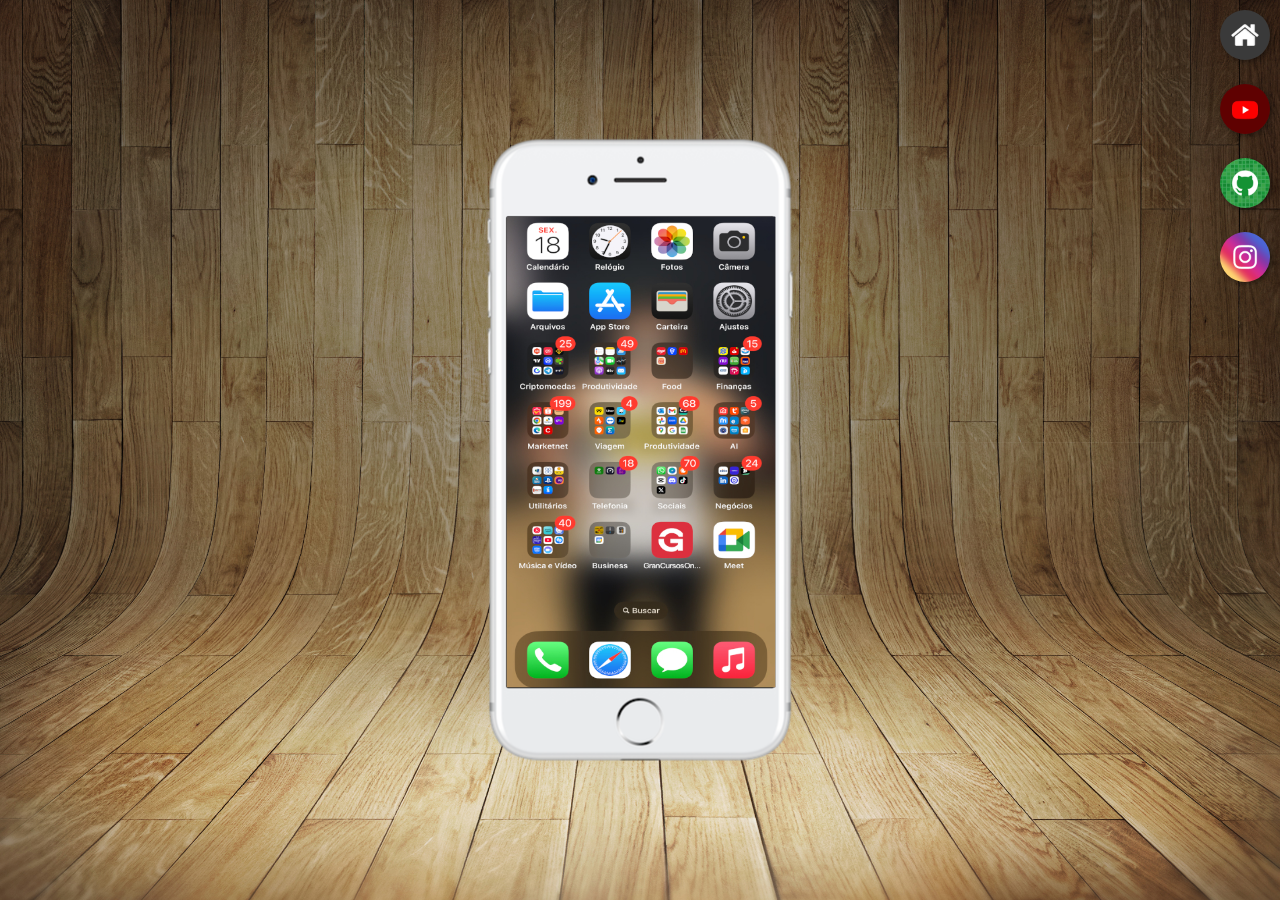
<file: index.html>
<!DOCTYPE html>
<html lang="pt-br">
<head>
    <meta charset="UTF-8">
    <meta name="viewport" content="width=device-width, initial-scale=1.0">
    <link rel="shortcut icon" href="favicon.ico" type="image/x-icon">
    <title>Projeto Redes Sociais</title>
    <link rel="stylesheet" href="estilos/style.css">
</head>
<body>
    <main>
        <section id="telefone">
            <iframe src="home.html" name="tela" id="tela" frameborder="0"></iframe>
            
        </section>
        <section id="redes-sociais">
            <a href="home.html" target="tela"><img src="imagens/logo-home.jpg" alt="Home"></a><br>
            <a href="youtube.html" target="tela"><img src="imagens/logo-youtube.jpg" alt="Youtube"></a><br>
            <a href="github.html" target="tela"><img src="imagens/logo-github.jpg" alt="Github"></a><br>
            <a href="instagram.html" target="tela"><img src="imagens/logo-instagram.jpg" alt="Instagram"></a><br>
        

        </section>
    </main>
    
</body>
</html>
</file>
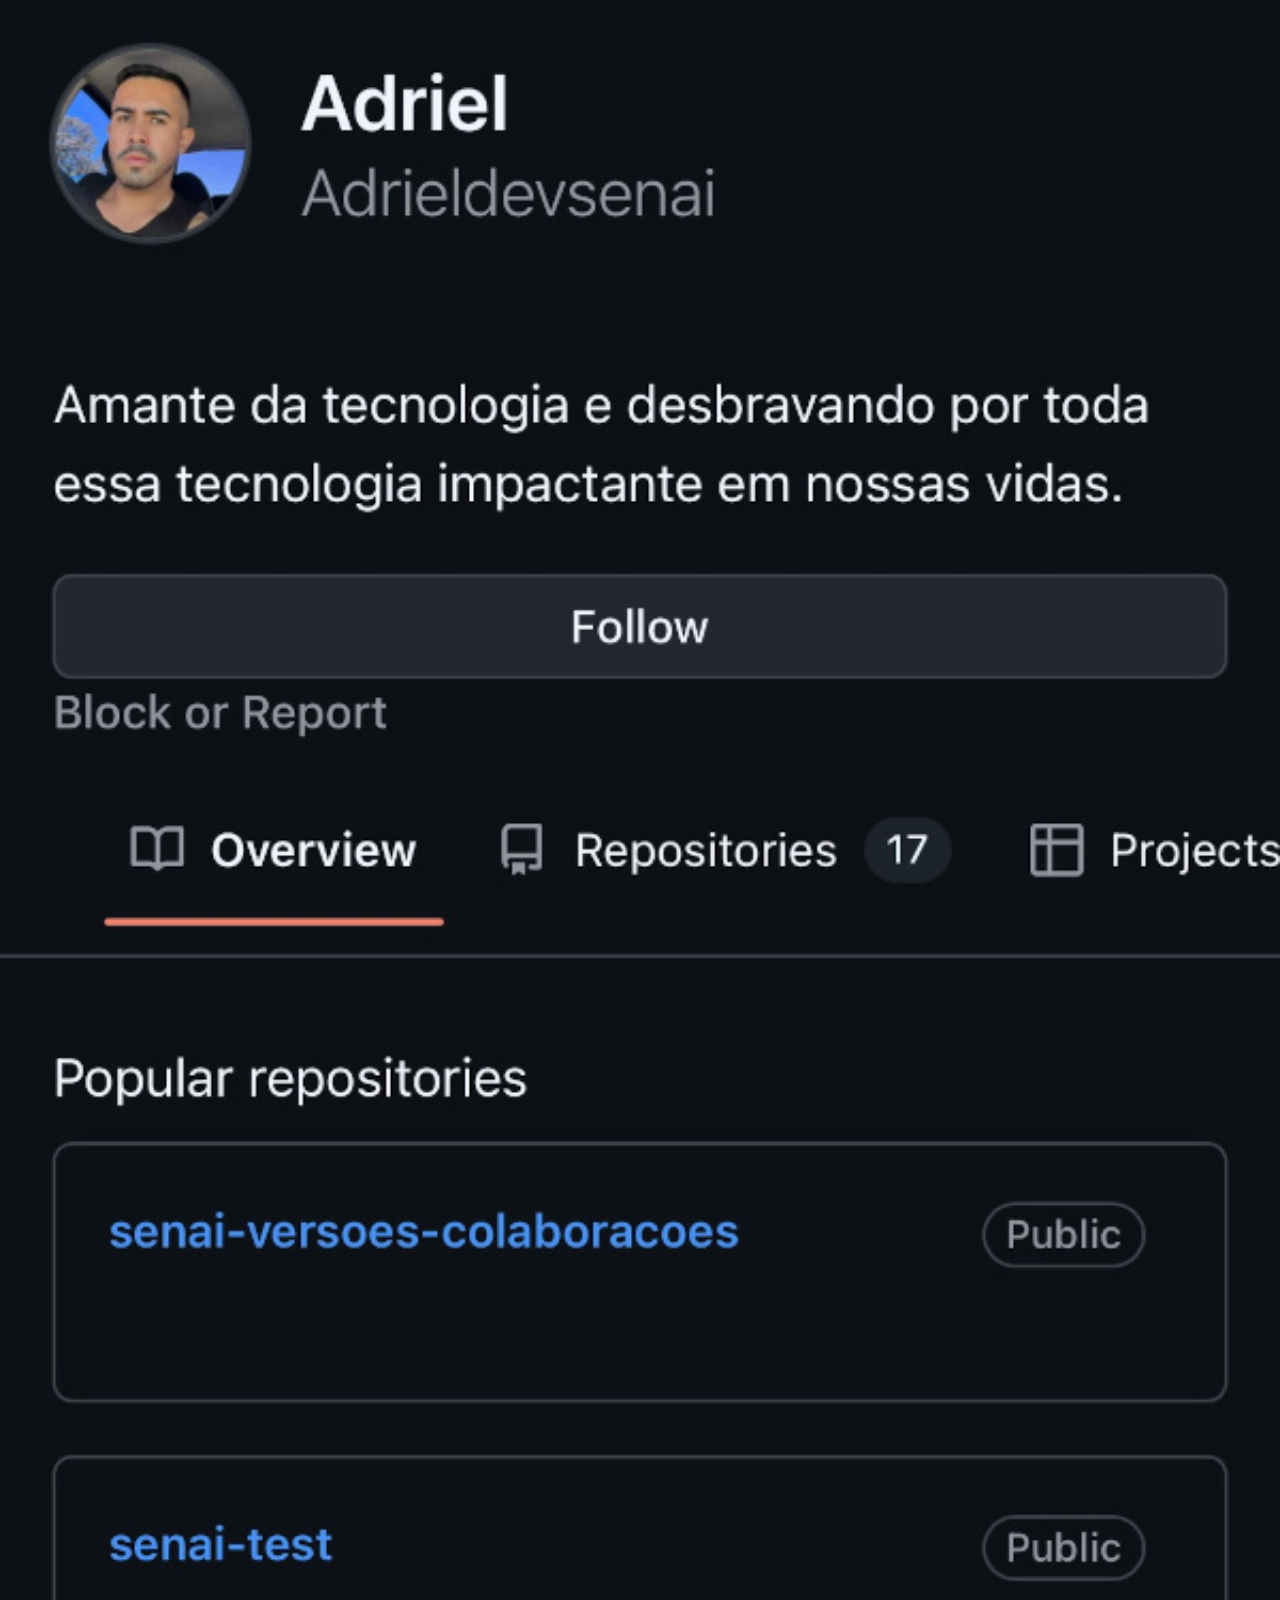
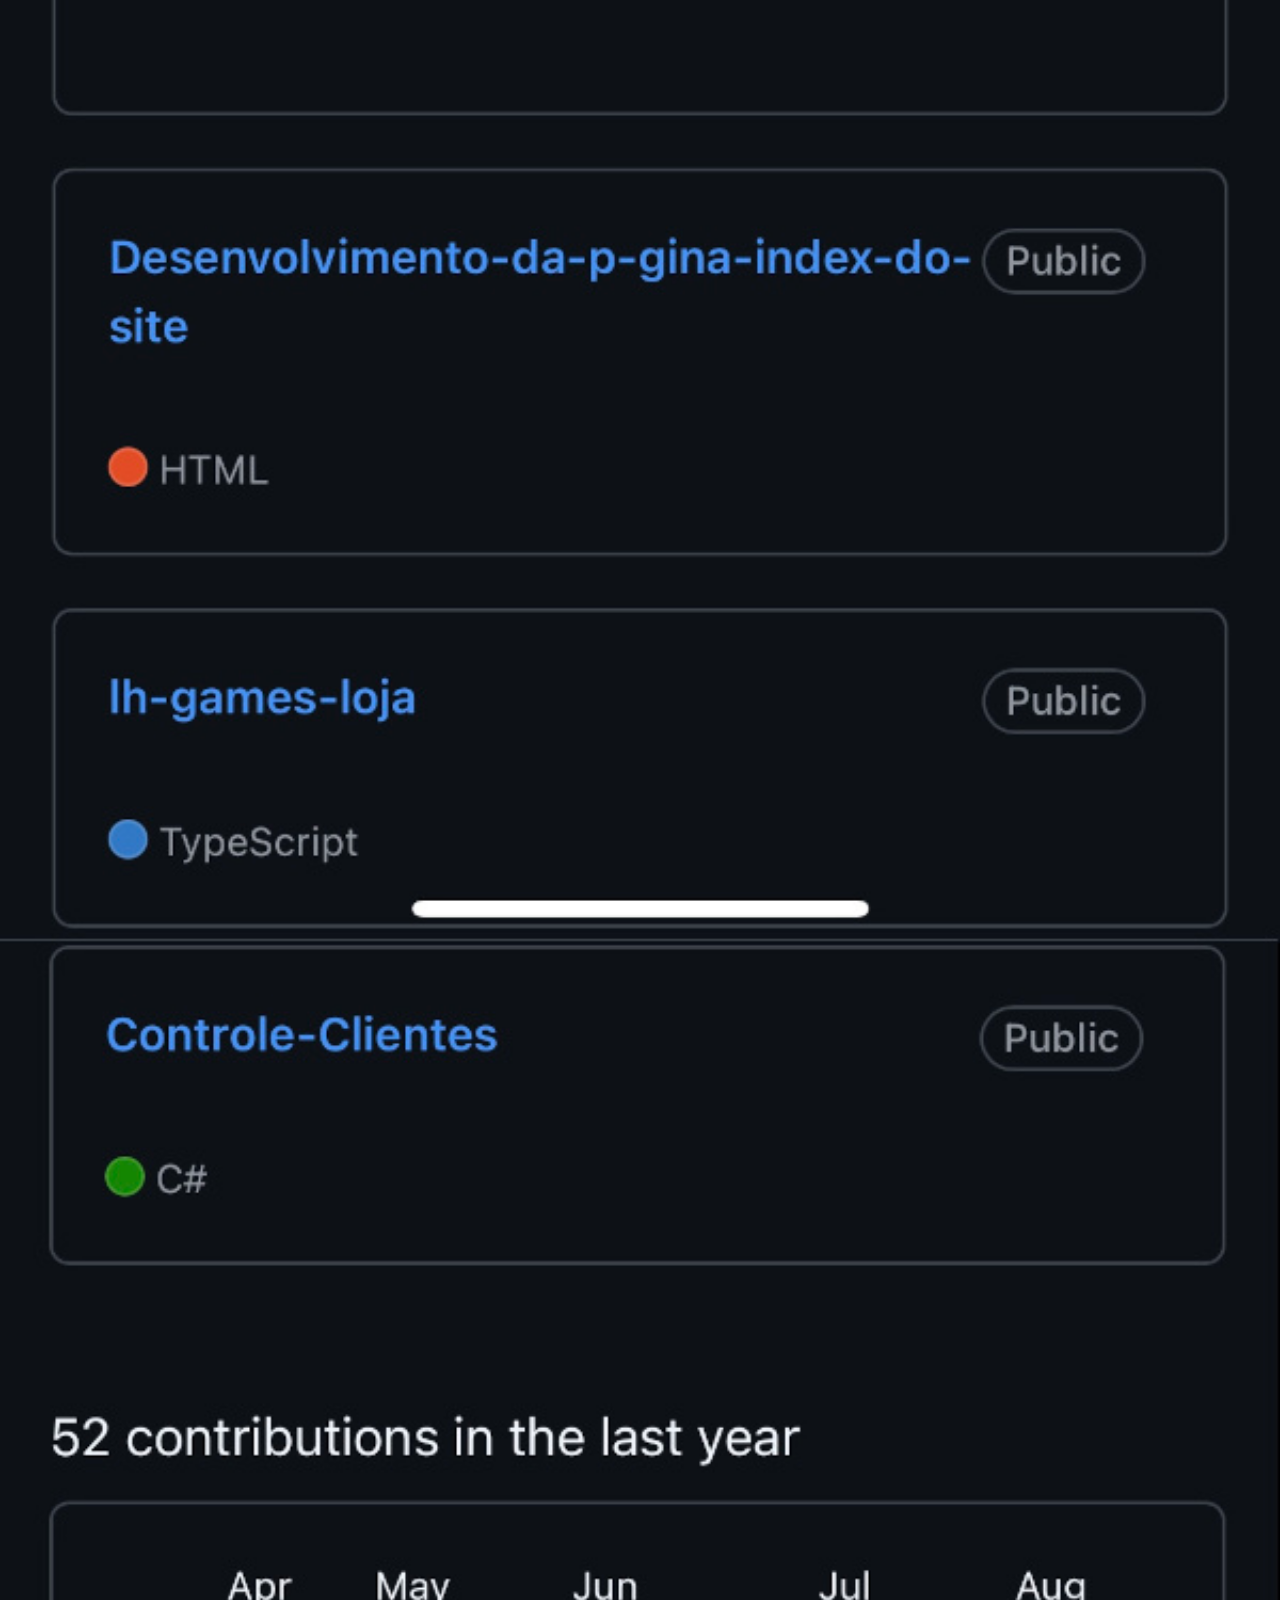
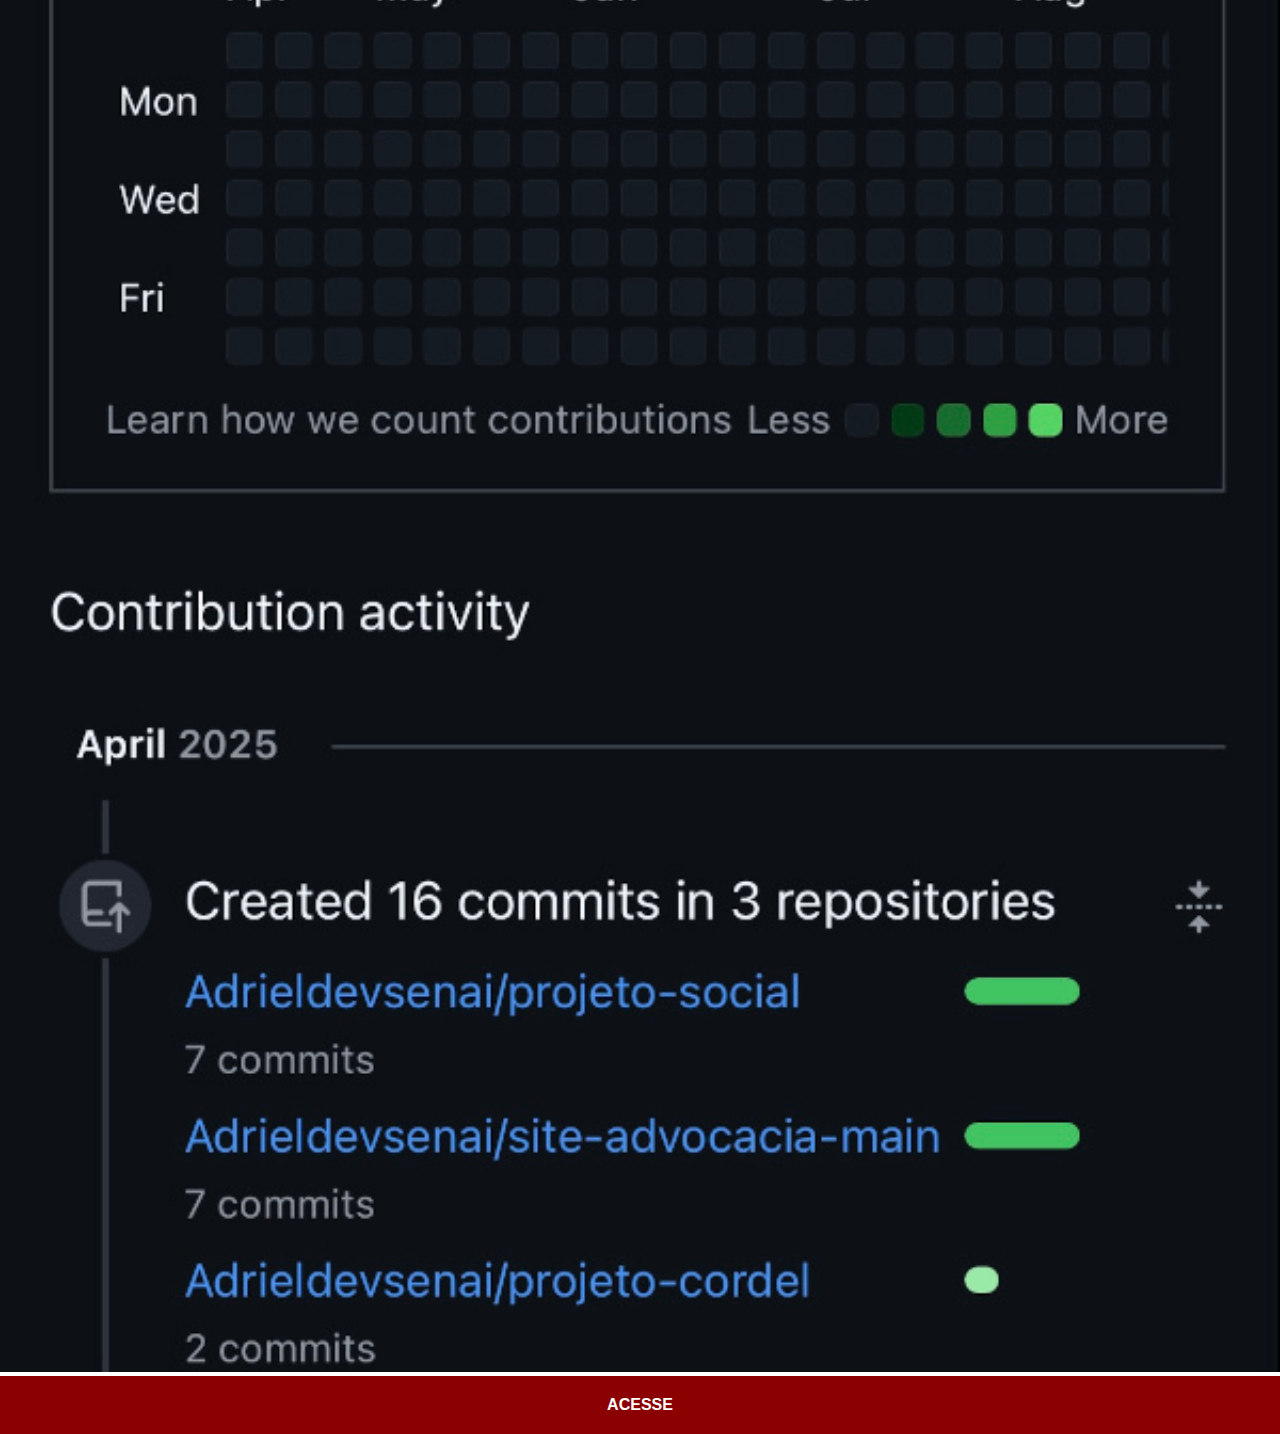
<file: github.html>
<!DOCTYPE html>
<html lang="pt-br">
<head>
    <meta charset="UTF-8">
    <meta name="viewport" content="width=device-width, initial-scale=1.0">
    <title>Github</title>
    <link rel="stylesheet" href="estilos/social.css">
</head>
<body>
    <img src="imagens/tela-github.jpg" alt="Github">
    <a href="https://github.com/Adrieldevsenai" target="_blank">ACESSE</a>
    
</body>
</html>
</file>
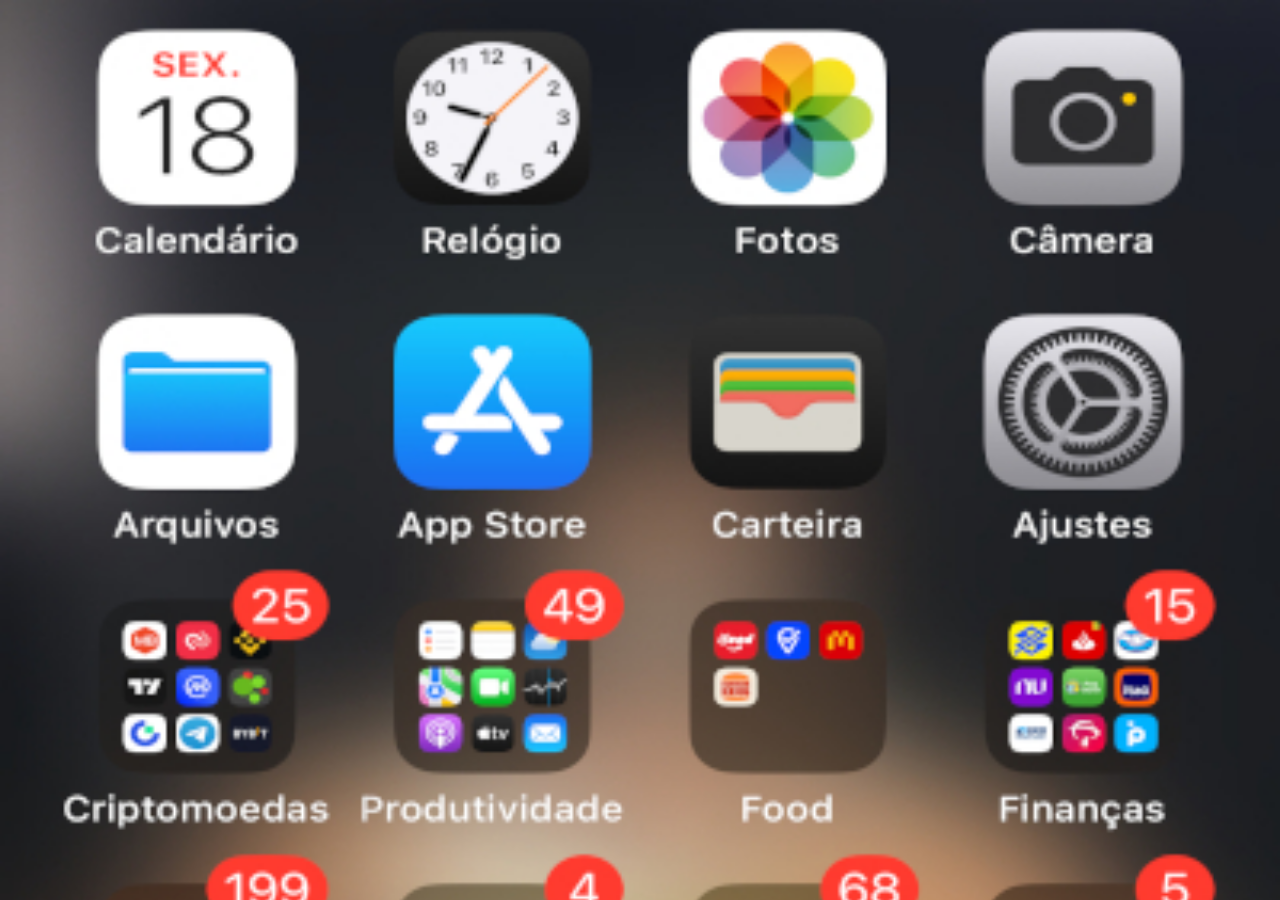
<file: home.html>
<!DOCTYPE html>
<html lang="pt-br">
<head>
    <meta charset="UTF-8">
    <meta name="viewport" content="width=device-width, initial-scale=1.0">
    <title>Home</title>
    <style>
        * {
            margin: 0px;
            padding: 0px;
        }

        body {
            width: 100vw;
            height: 100vh;
            background: black url('imagens/tela-home.jpg') no-repeat top center;
            background-size: cover;
            

        }
    </style>
</head>
<body>
    
</body>
</html>
</file>
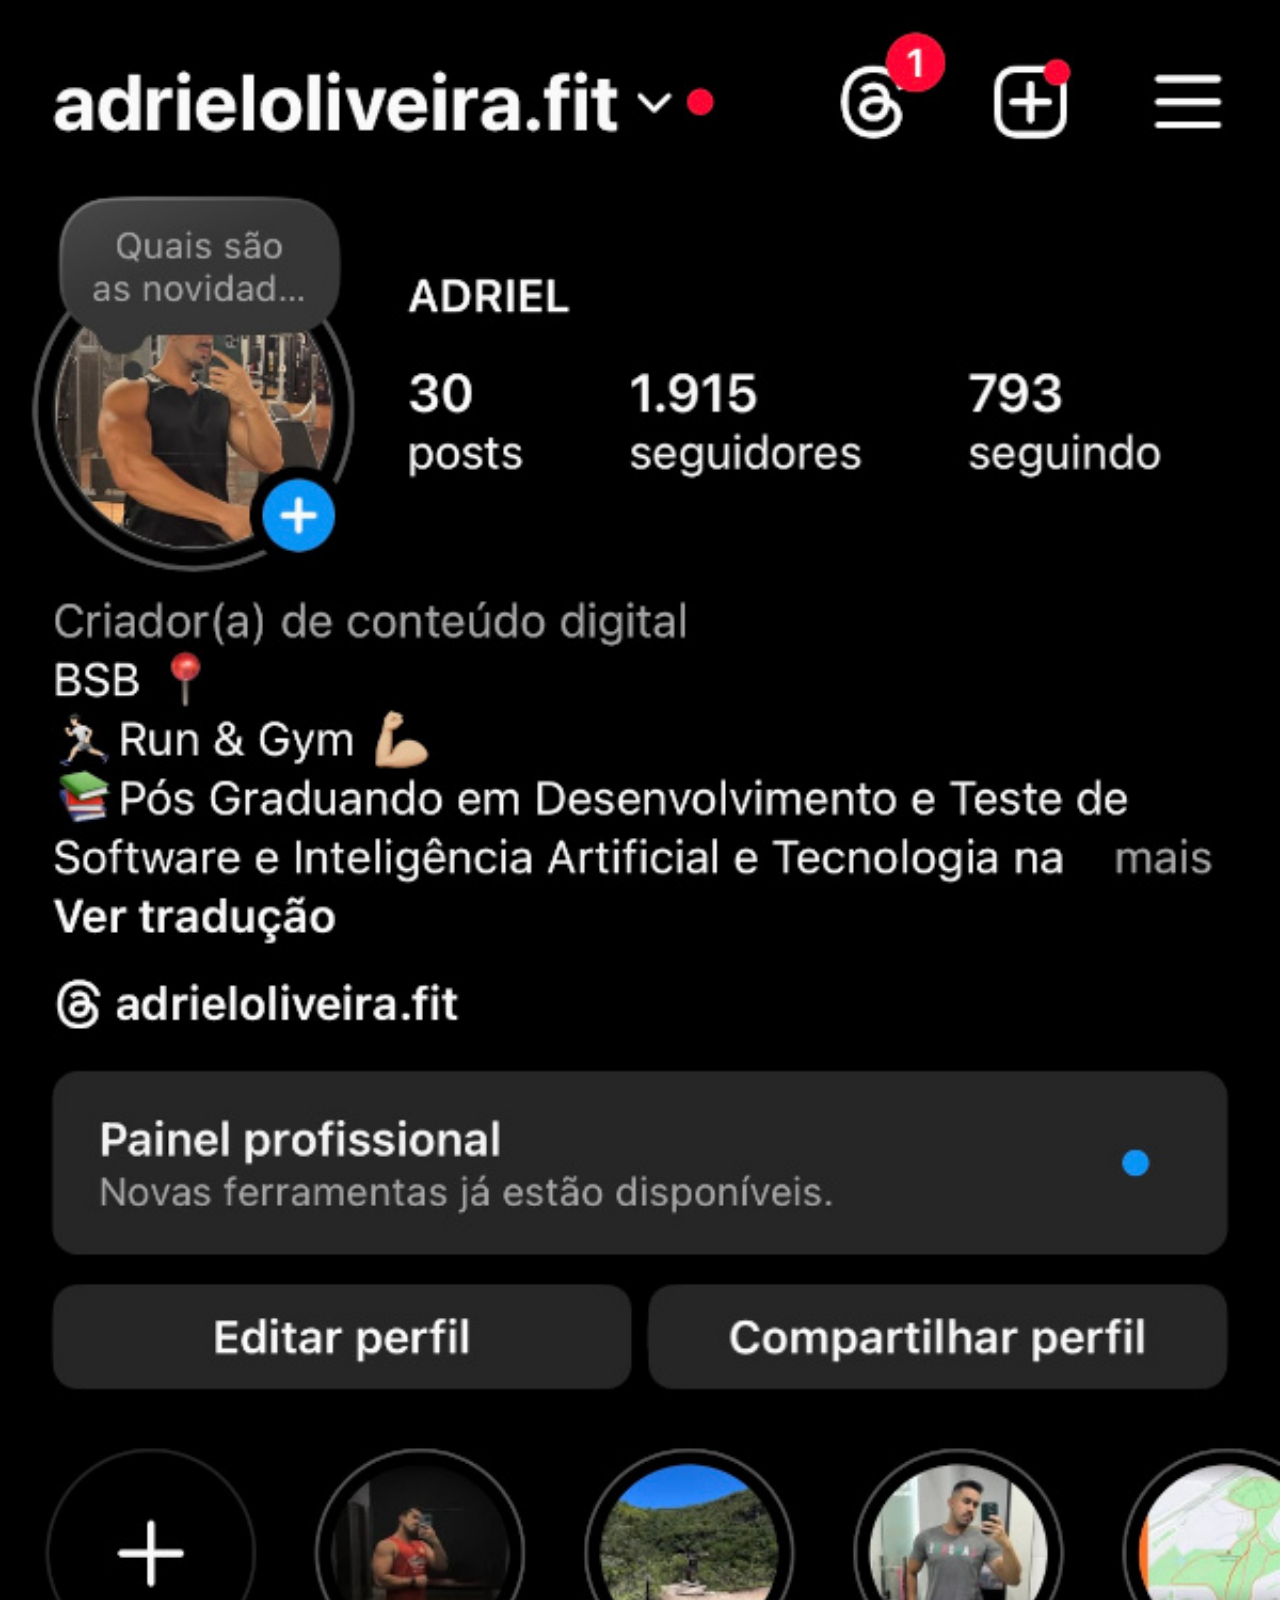
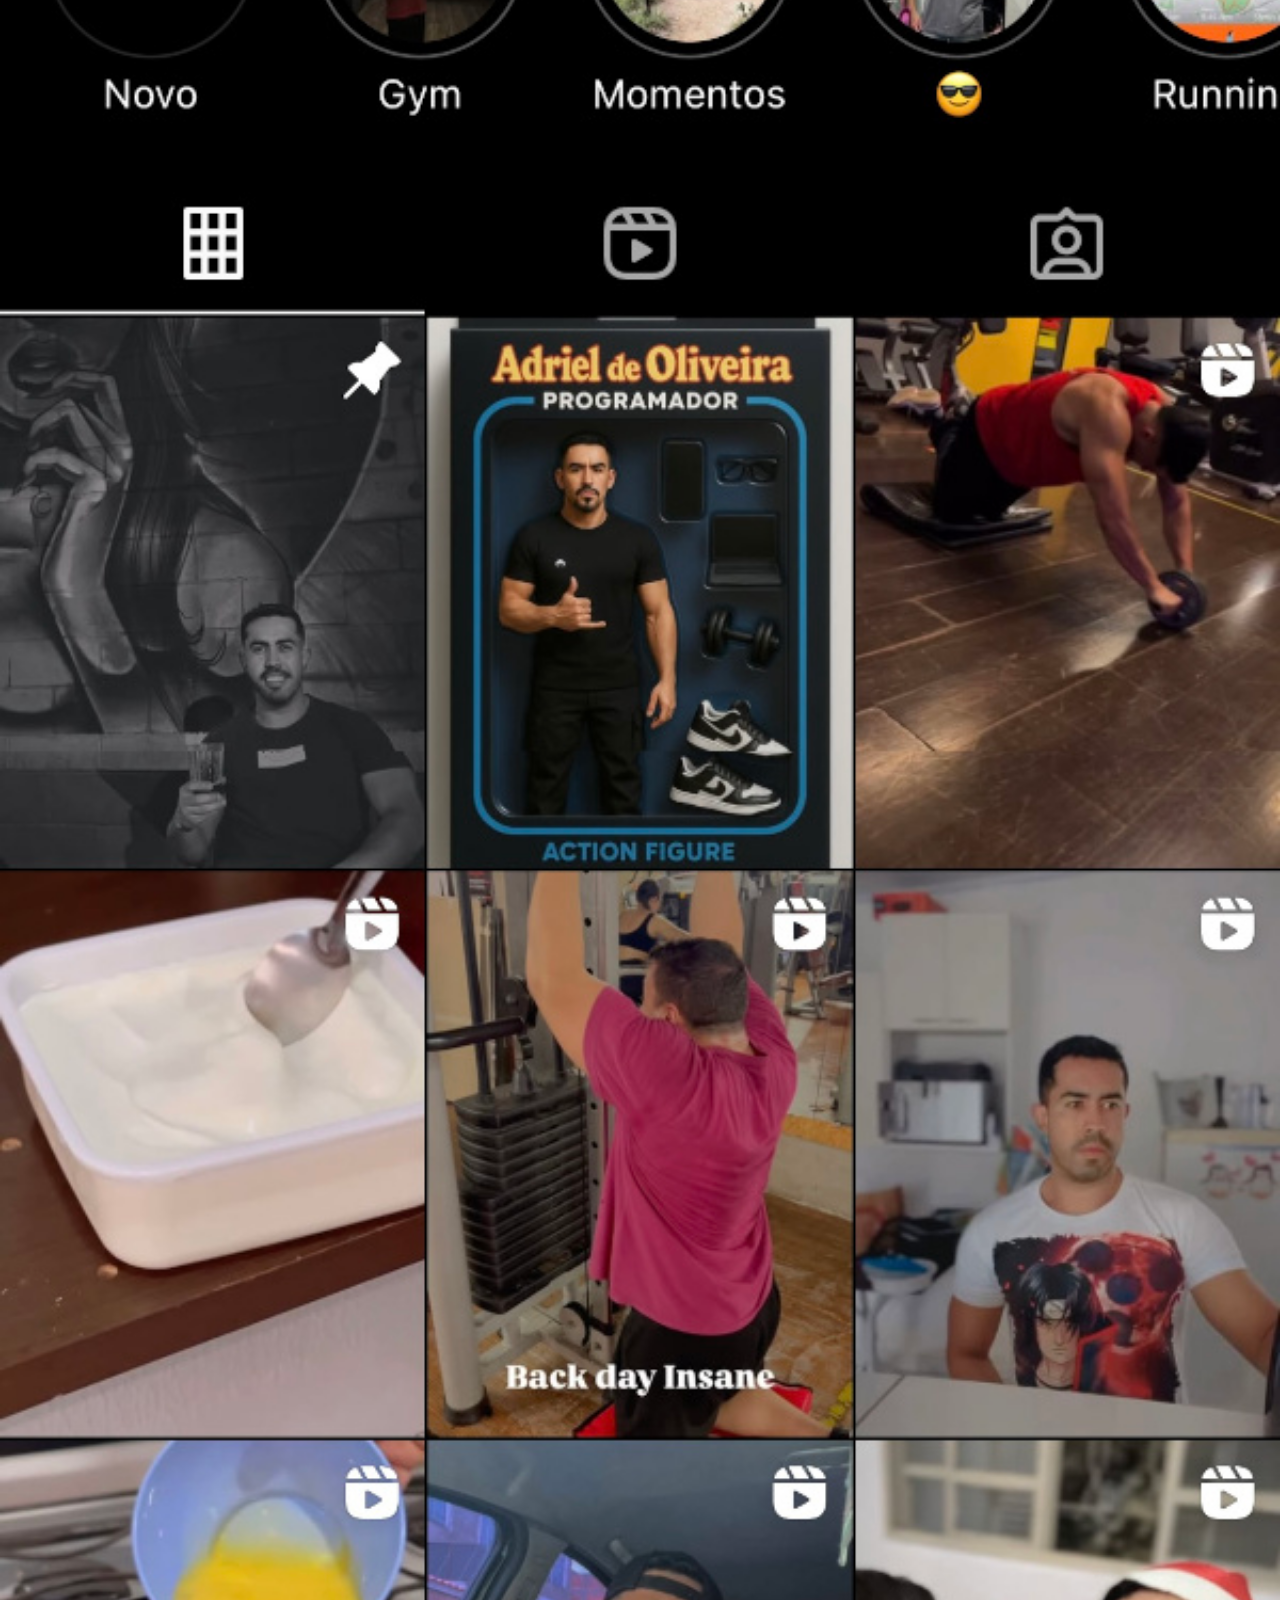
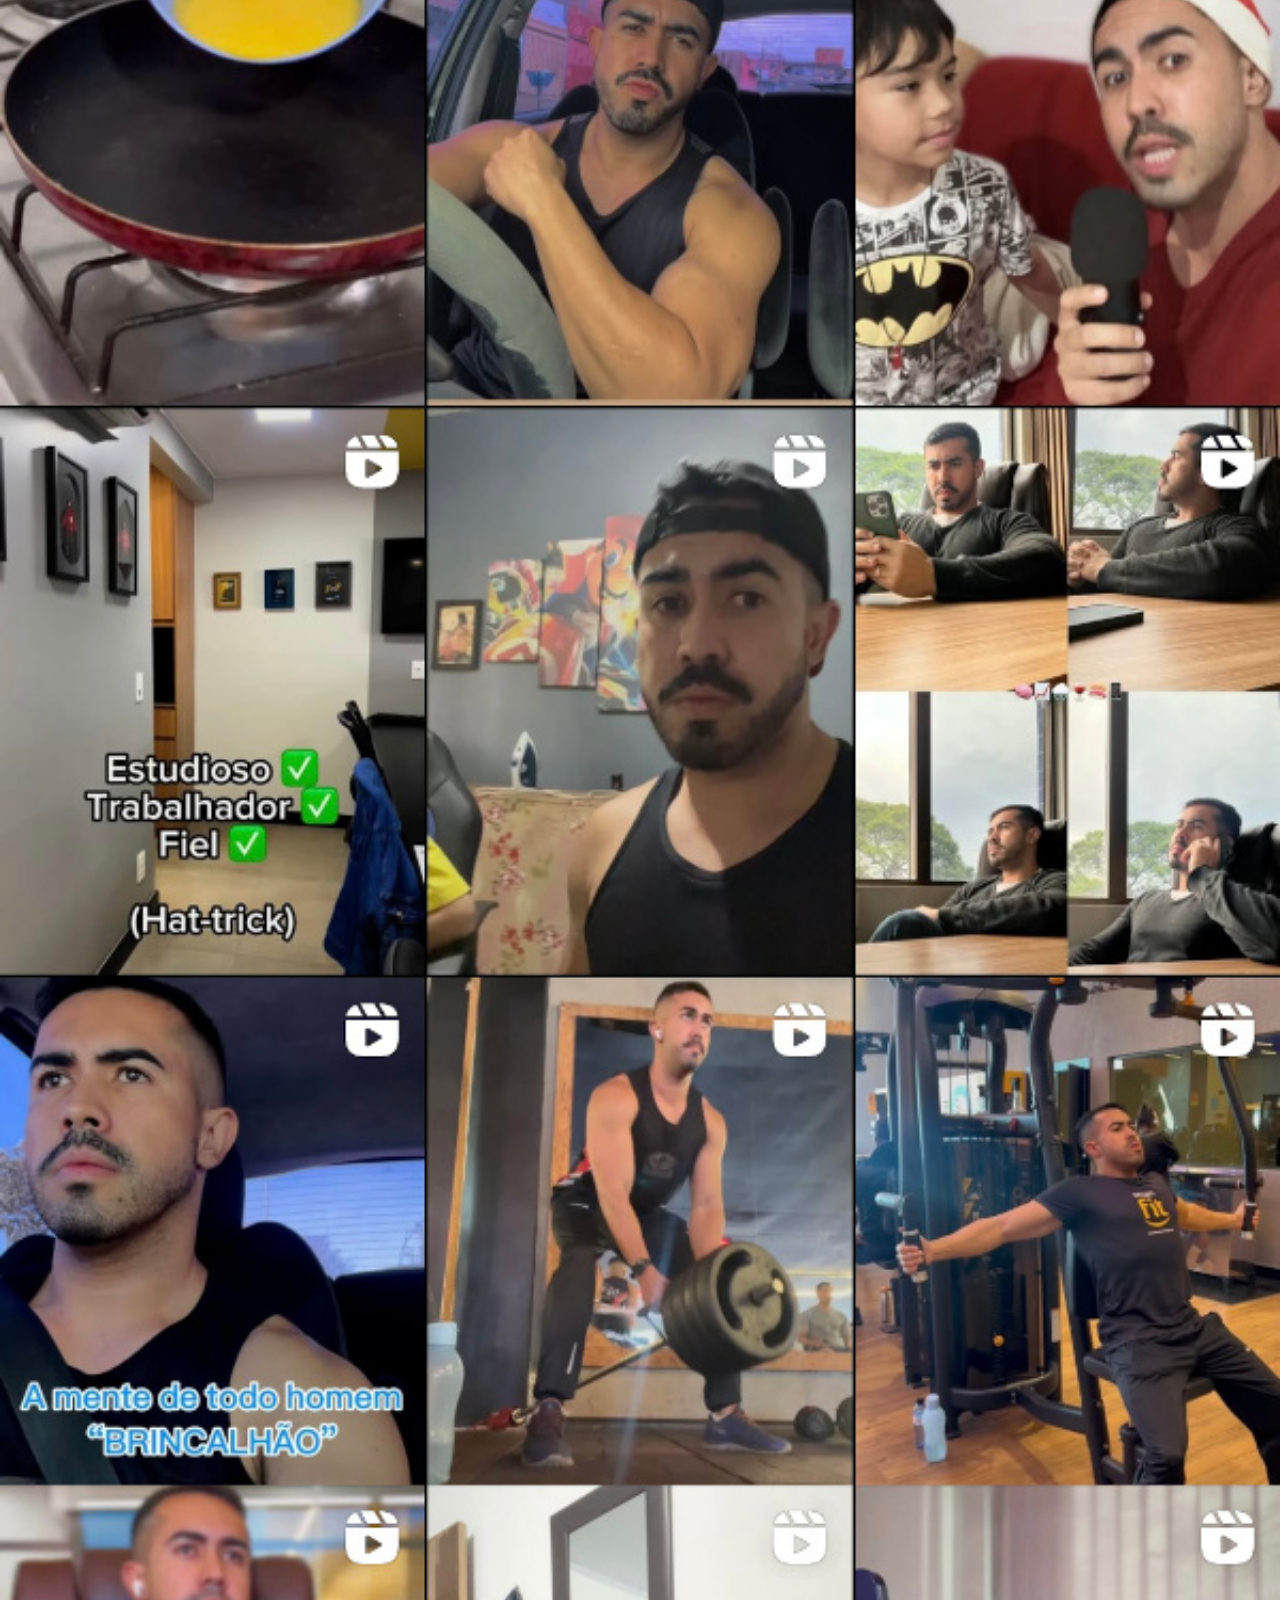
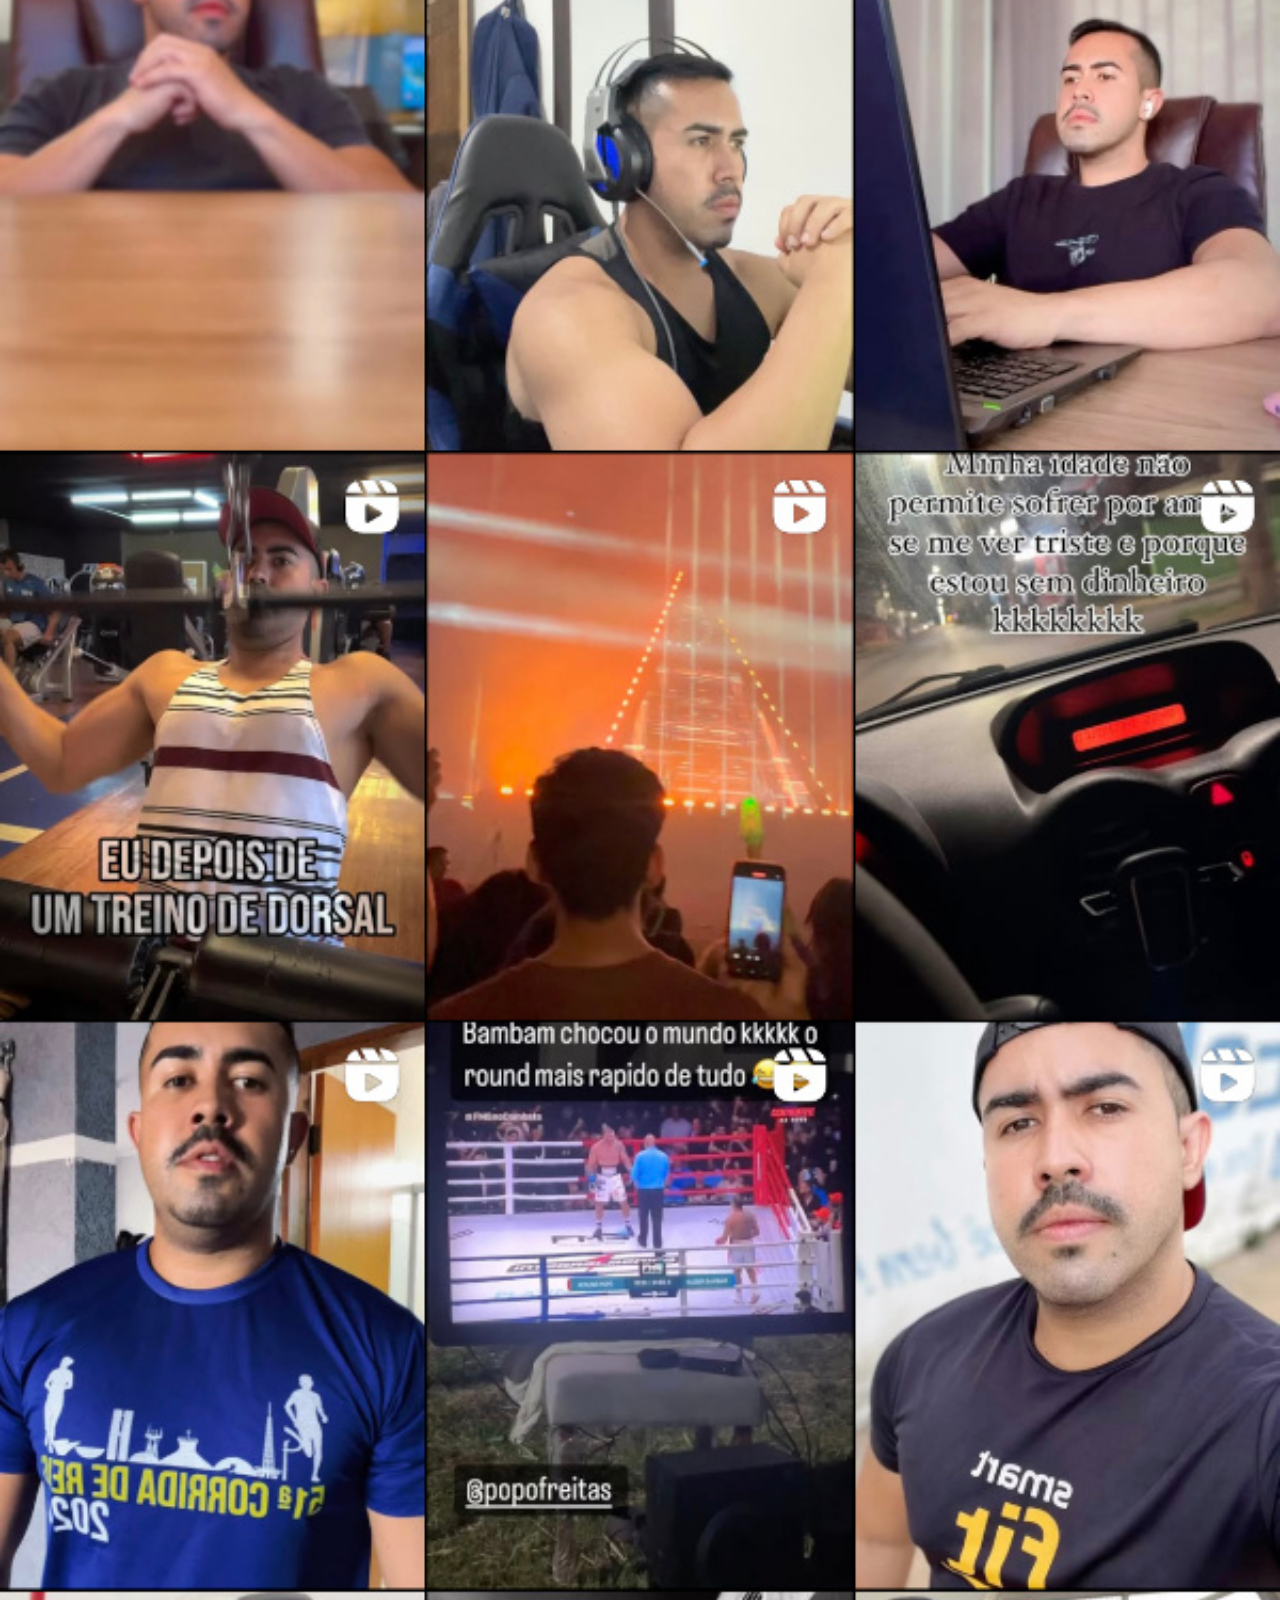
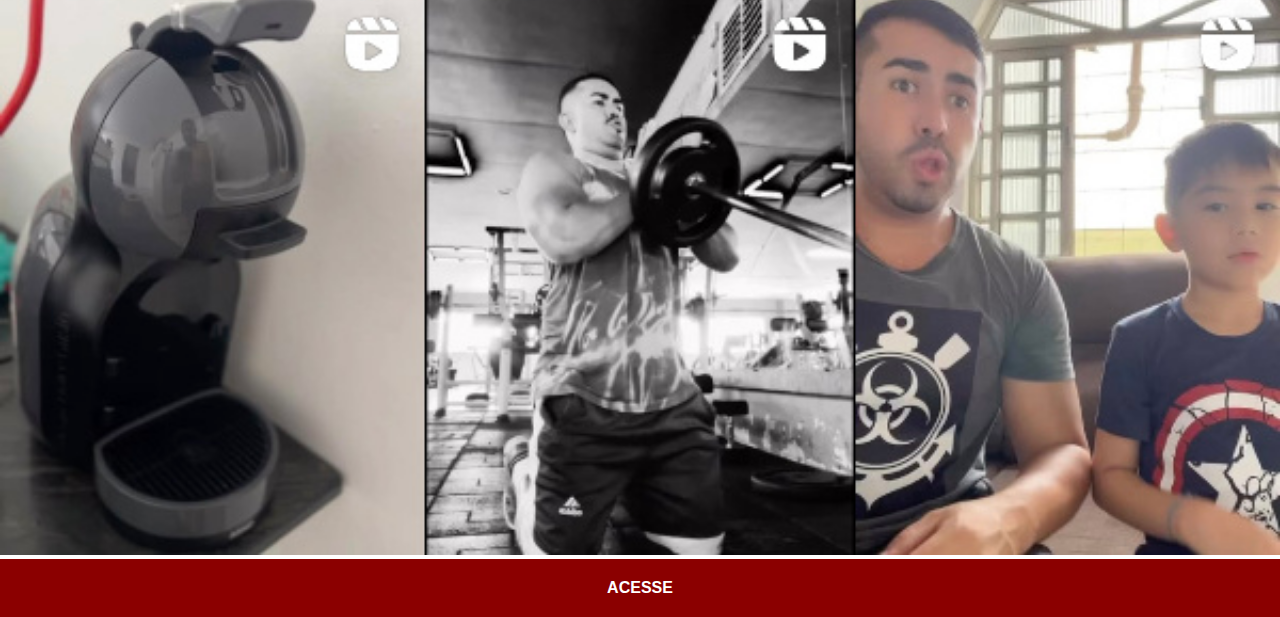
<file: instagram.html>
<!DOCTYPE html>
<html lang="pt-br">
<head>
    <meta charset="UTF-8">
    <meta name="viewport" content="width=device-width, initial-scale=1.0">
    <title>Instagram</title>
    <link rel="stylesheet" href="estilos/social.css">
</head>
<body>
    <img src="imagens/tela-instagram.jpg" alt="Instagram">
    <a href="https://www.instagram.com/adrieloliveira.fit/" target="_blank">ACESSE</a>
    
</body>
</html>
</file>
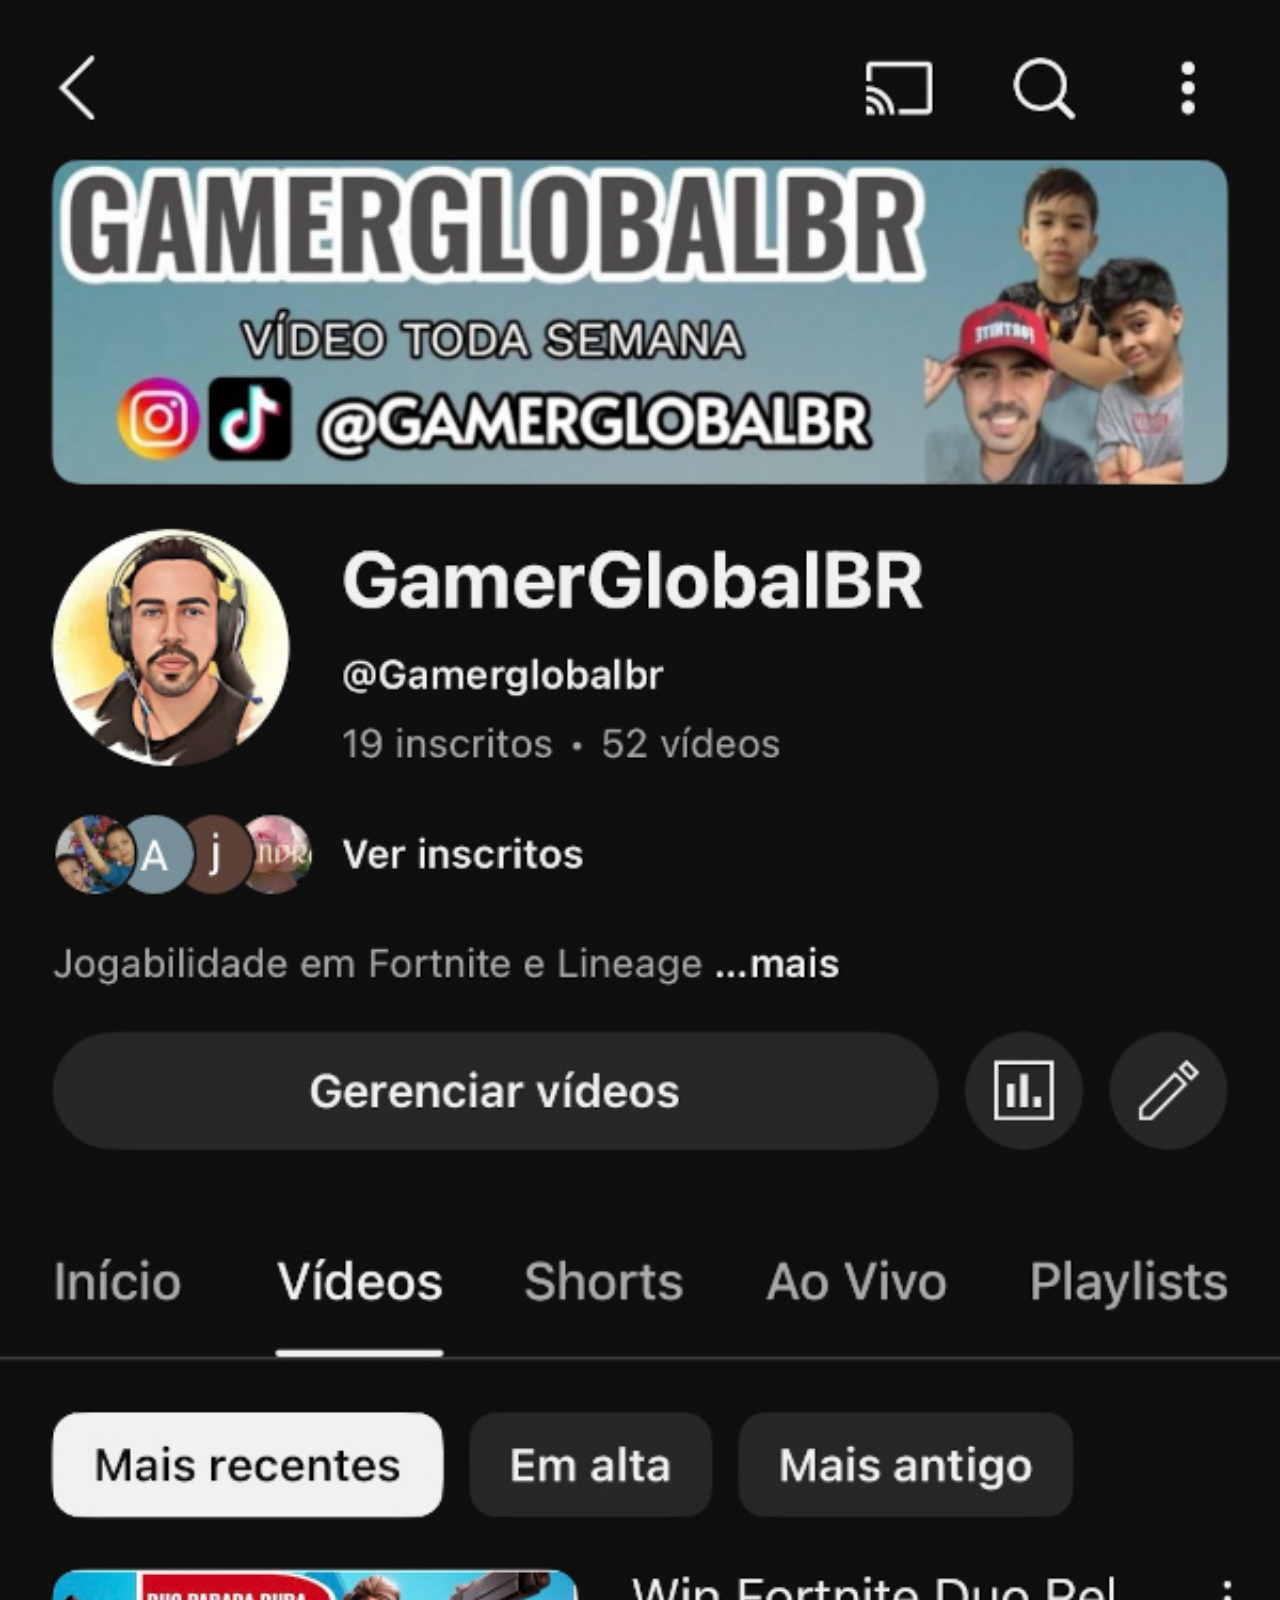
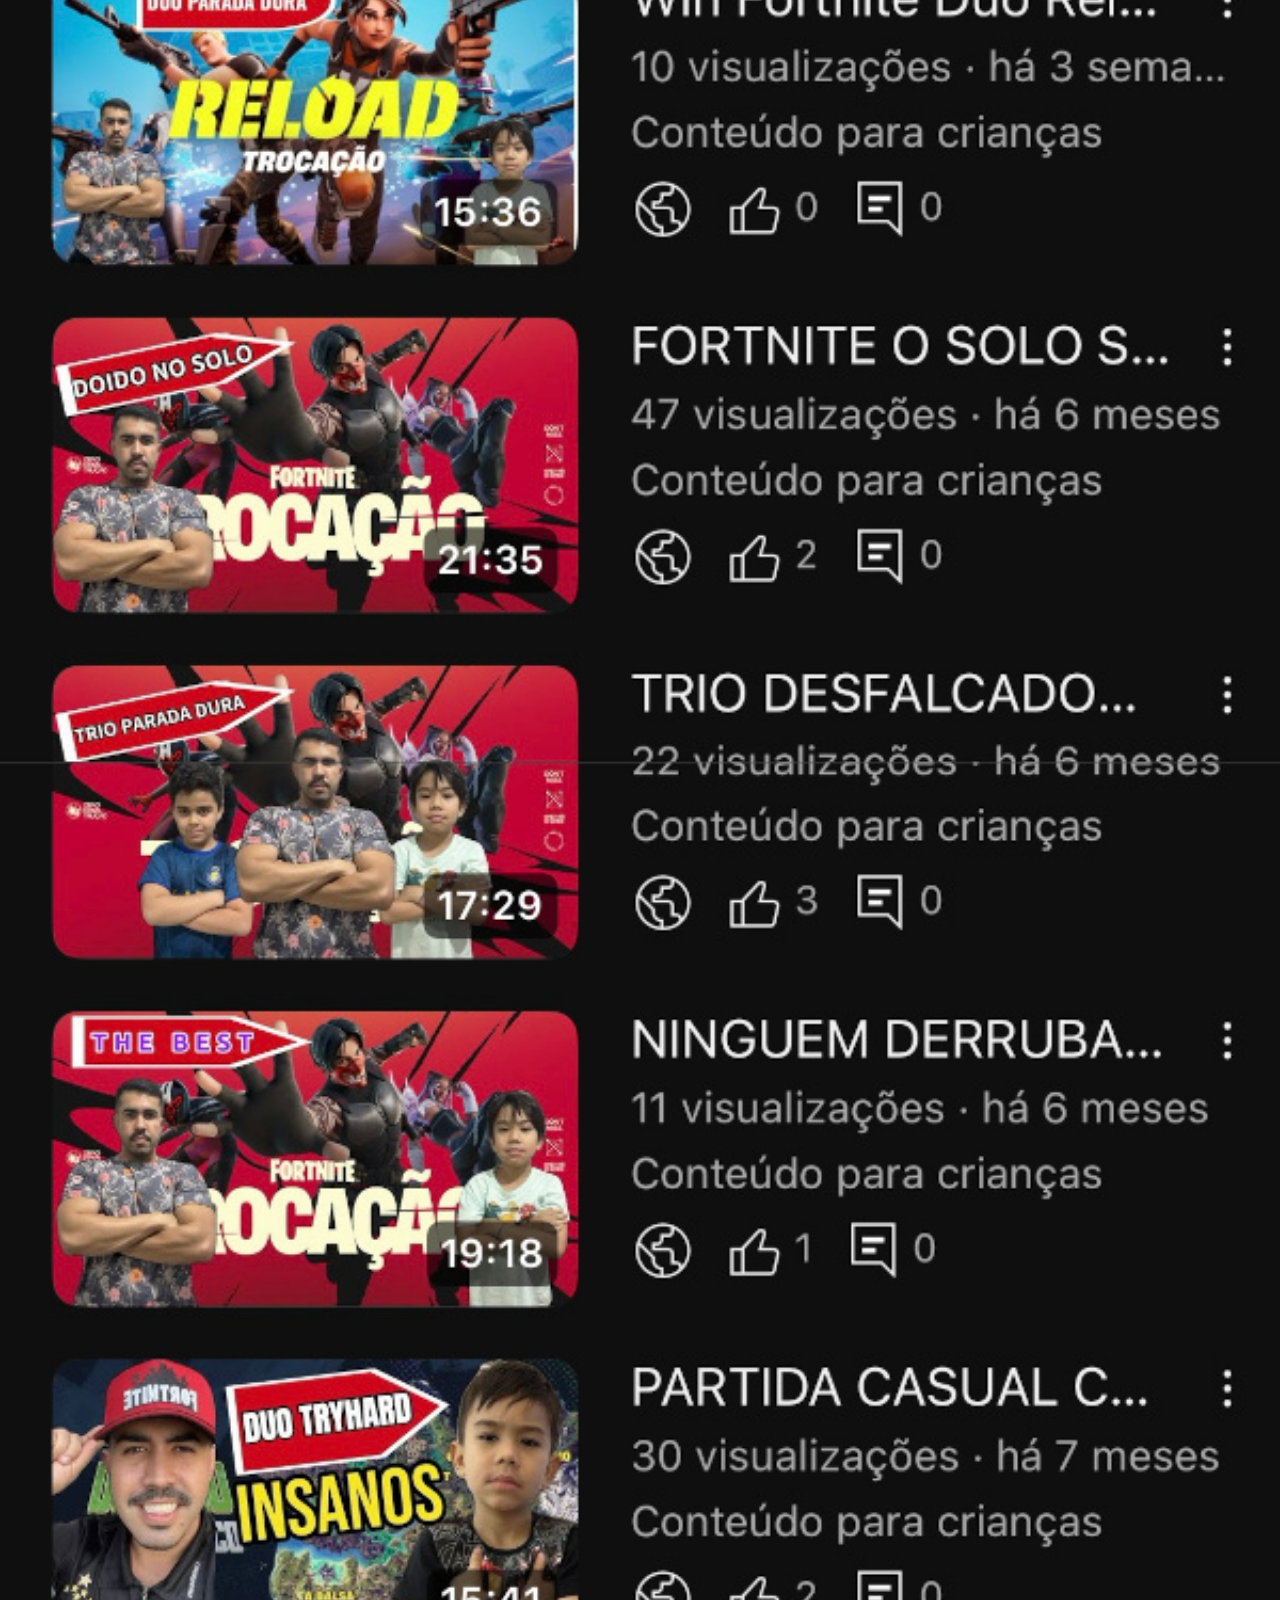
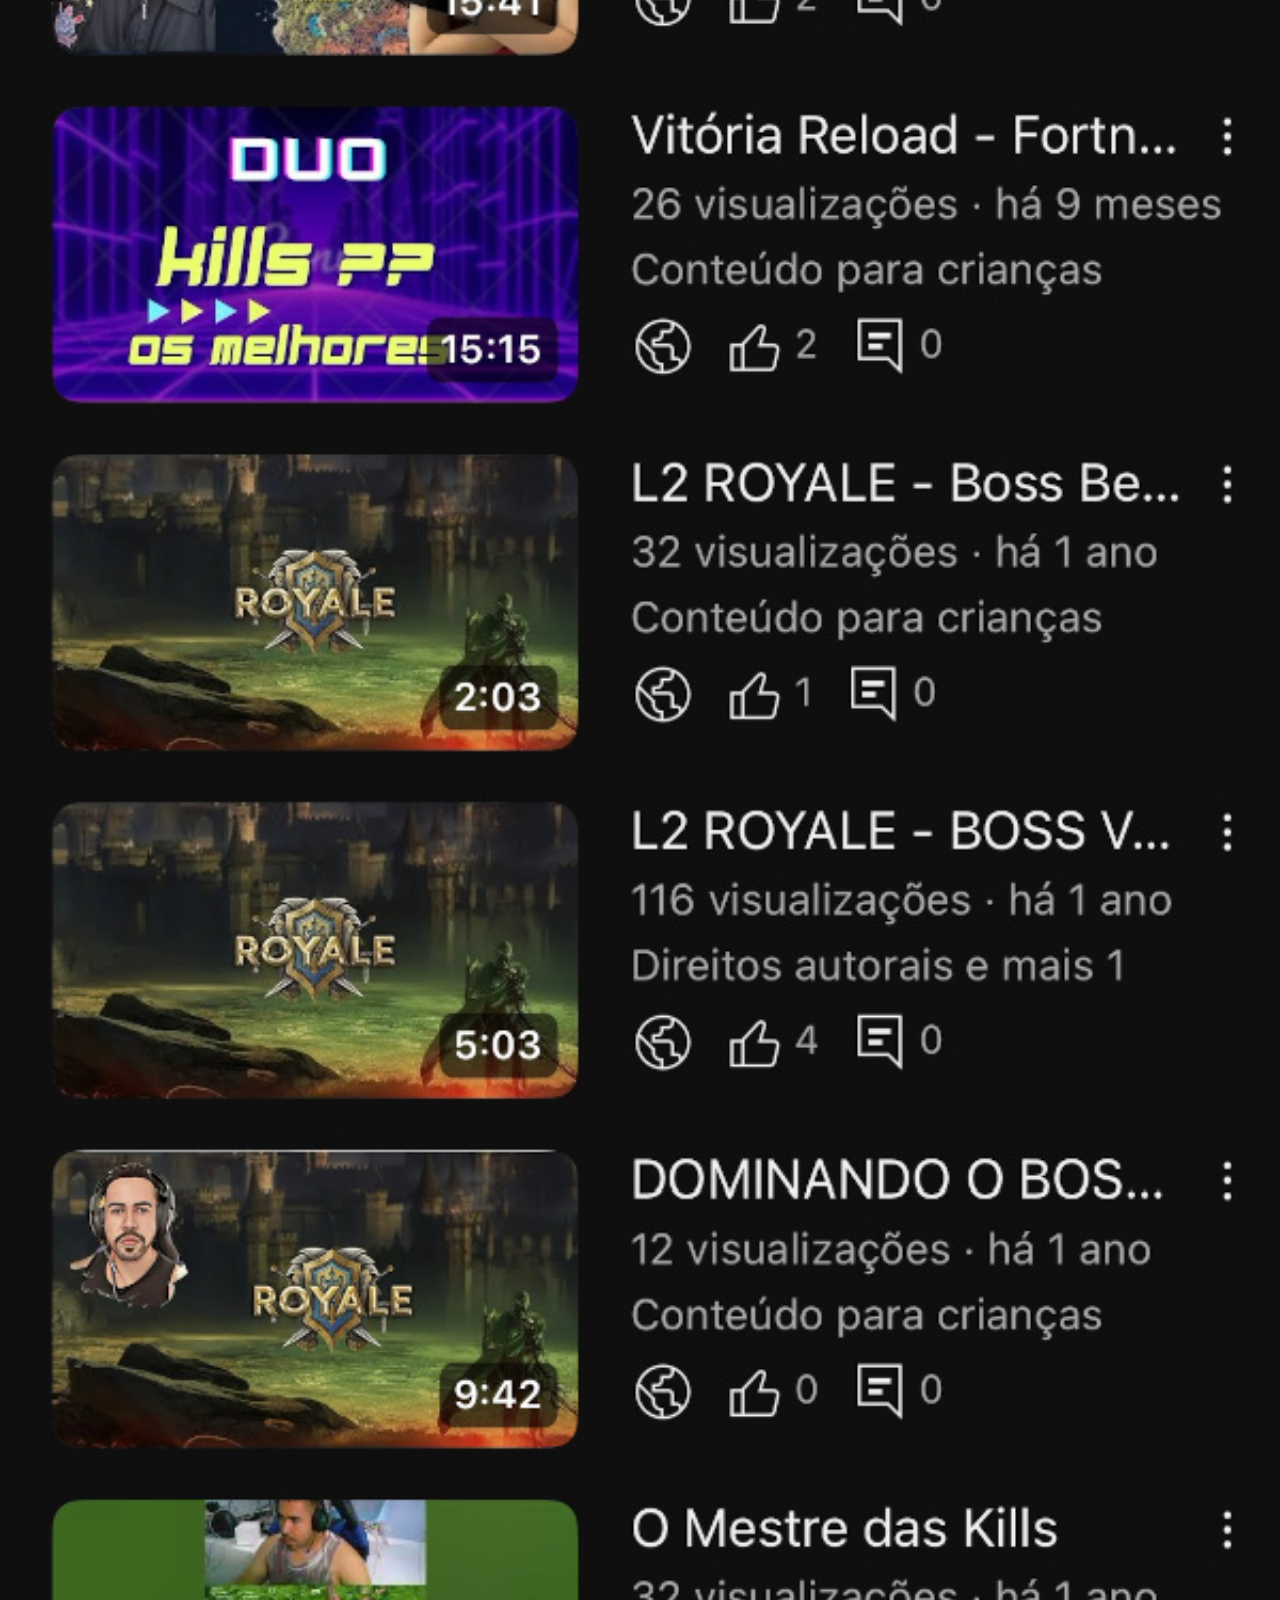
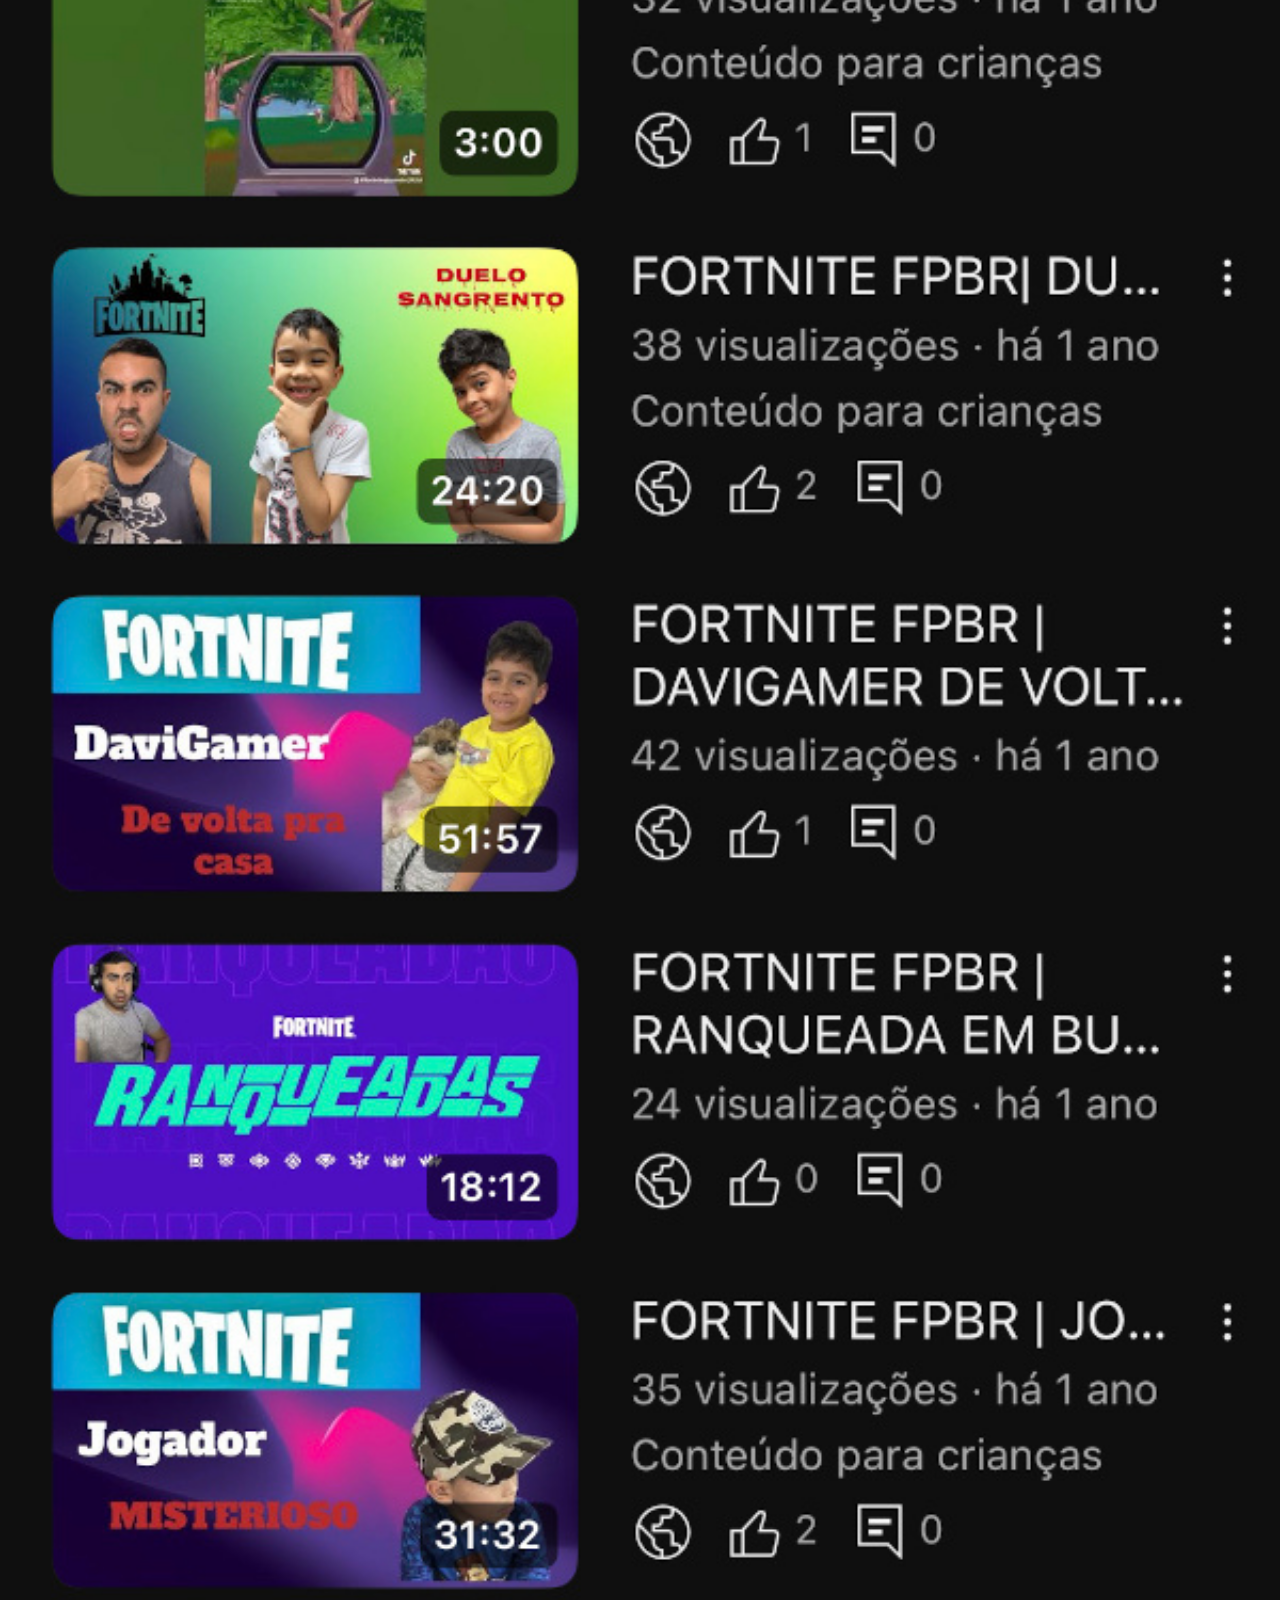
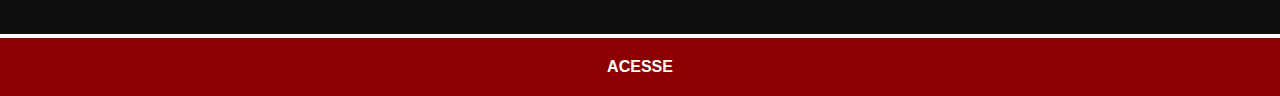
<file: youtube.html>
<!DOCTYPE html>
<html lang="pt-br">
<head>
    <meta charset="UTF-8">
    <meta name="viewport" content="width=device-width, initial-scale=1.0">
    <title>Youtube</title>
    <link rel="stylesheet" href="estilos/social.css">
</head>
<body>
    <img src="imagens/tela-youtube.jpg" alt="Youtube">
    <a href="https://www.youtube.com/@Gamerglobalbr" target="_blank">ACESSE</a>
</body>
</html>
</file>
<file: estilos/style.css>
@charset "UTF-8";

* {
    margin: 0px;
    padding: 0px;
    font-family: Arial, Helvetica, sans-serif;

}

html, body {
    height: 100vh;
    width: 100vw;
    background-color: black;
}

body {
    background: url('../imagens/fundo-madeira.jpg')no-repeat top center;
    background-size: cover;
    background-attachment: fixed;

}

main {
    height: 100vh;
    position: relative;
    
}

section#telefone {
    position: absolute;
    top: 50%;
    left: 50%;
    transform: translate(-50%, -50%);

    height: 627px;
    width: 311px;
    background: url('../imagens/frame-iphone.png') no-repeat;
}

iframe#tela {
    position: relative;
    top: 80px;
    left: 22px;
    width: 269px;
    height: 471px;
}

section#redes-sociais {
    text-align: right;
}

section#redes-sociais img {
    width: 50px;
    margin: 10px;
    border-radius: 50%;
    box-shadow: 2px 2px 5px rgba(0, 0, 0, 0.404);
    box-sizing: border-box;

}

section#redes-sociais img:hover {
    border: 2px solid white;
    transform: translate(-3px, -3px);
    box-shadow: 5px 5px 10px rgba(0, 0, 0, 0.596);
}
</file>
<file: estilos/social.css>
@charset "UTF-8";

* {
    margin: 0px;
    padding: 0px;
    font-family: Arial, Helvetica, sans-serif;
}

::-webkit-scrollbar {
    width: 0px;
    height: 0px;
}

img {
    width: 100vw;
}

a {
    display: block;
    background-color: darkred;
    color: white;
    padding: 20px;
    text-align: center;
    font-weight: bolder;
    text-decoration: none;
}

a:hover {
    background-color: red;
}
</file>
